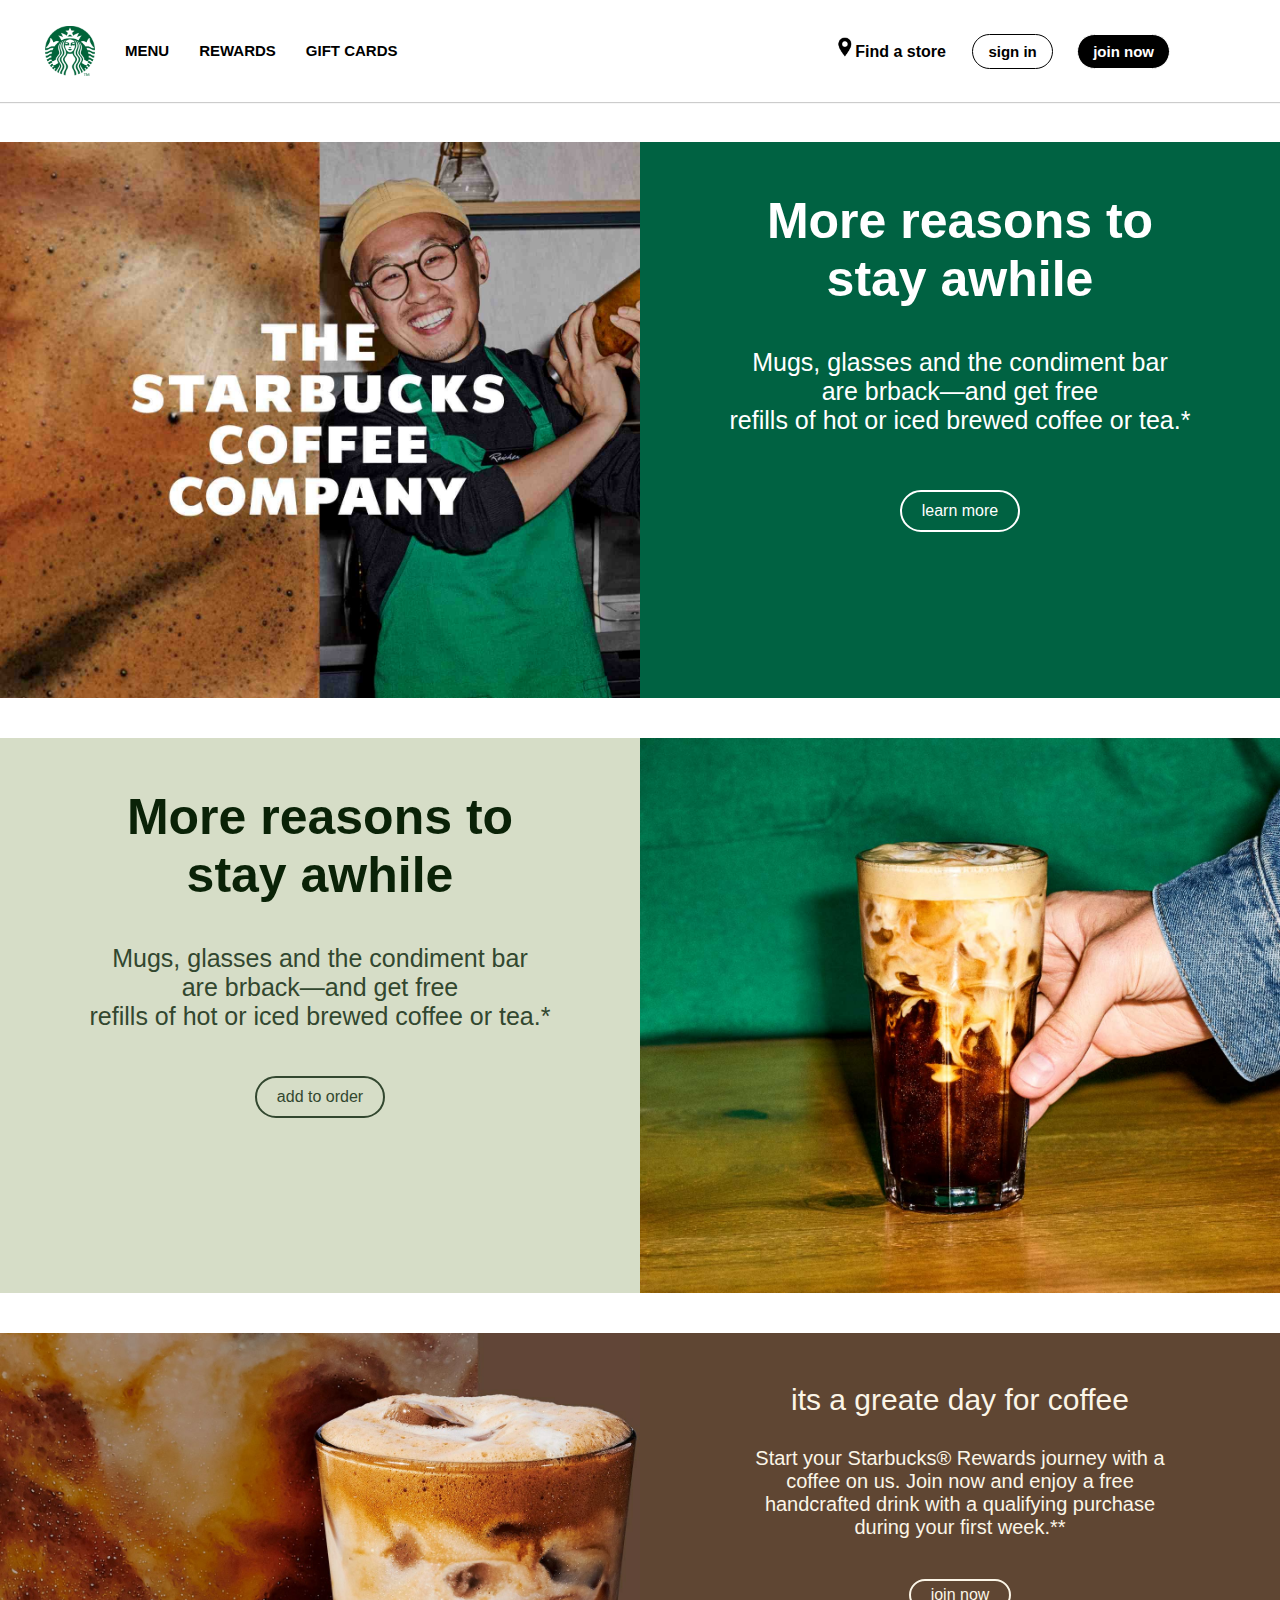
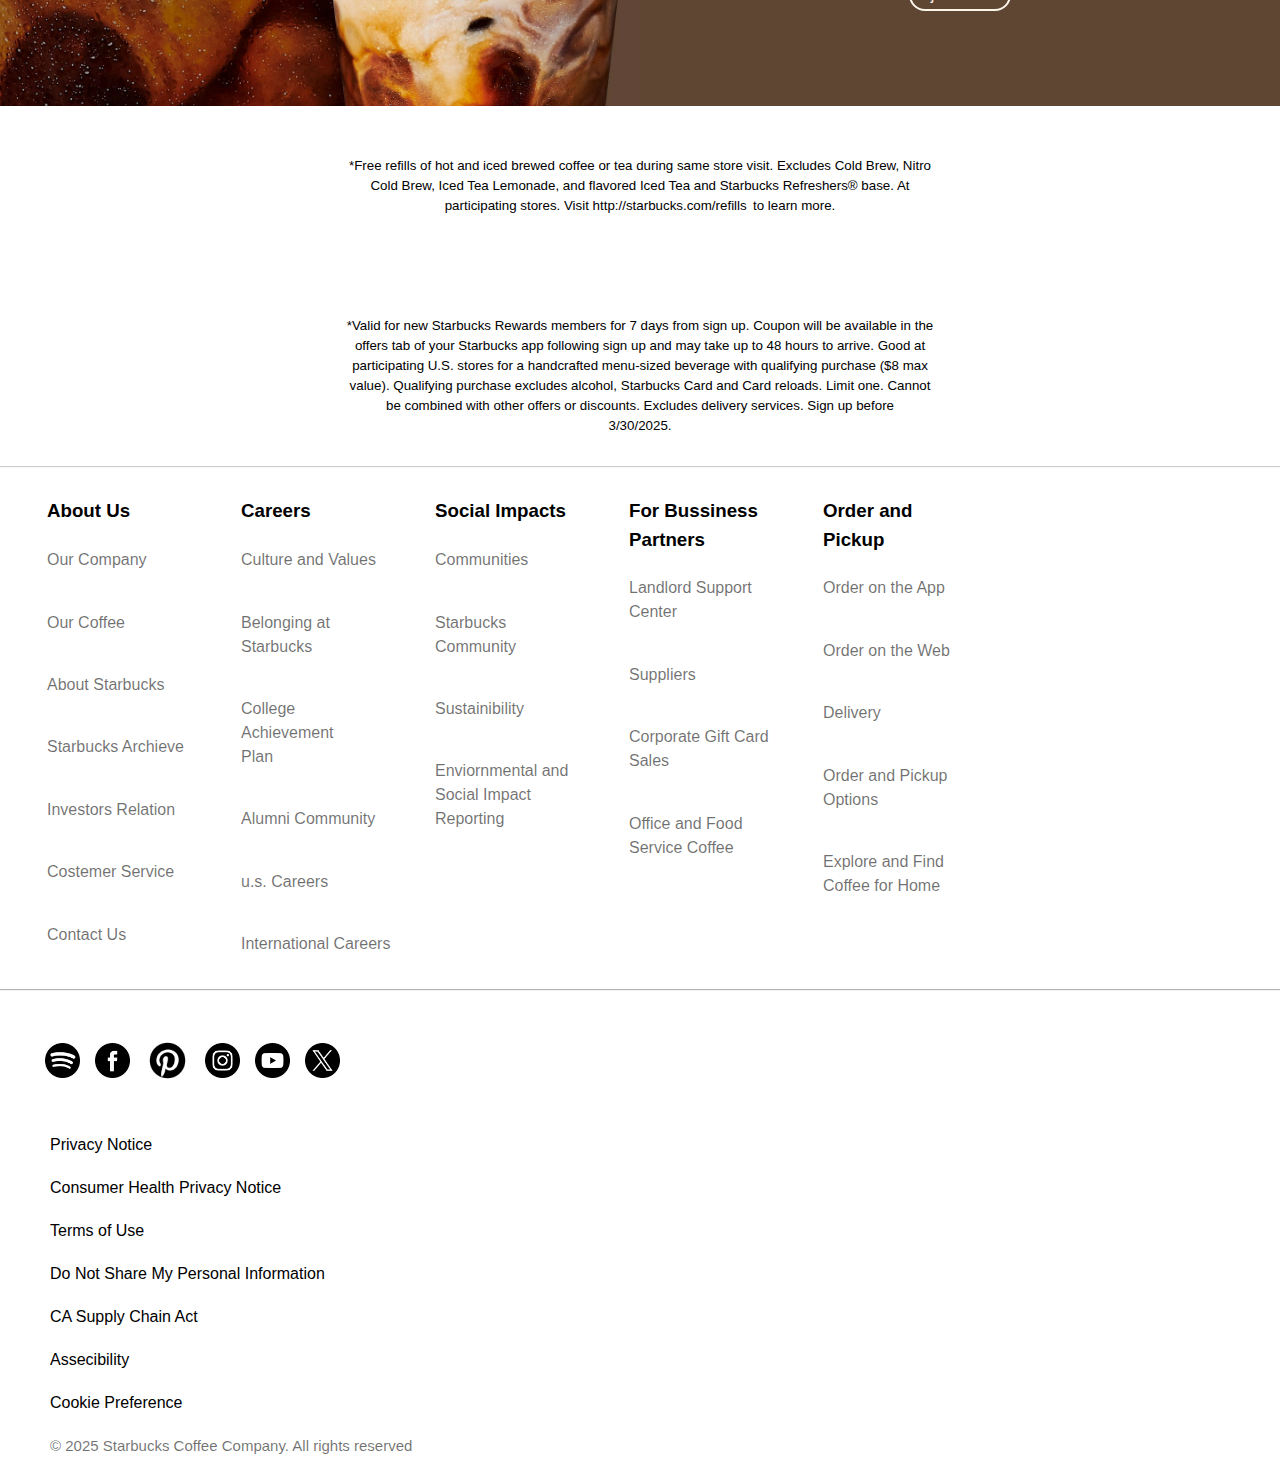
<file: index.html>
<!DOCTYPE html>
<html lang="en">
<head>
    <meta charset="UTF-8">
    <meta name="viewport" content="width=device-width, initial-scale=1.0">
    <link rel="shortcut" href="images/Starbucks_Corporation_Logo_2011.svg.png">
    <title>Starbucks Coffee Company</title>
    <link rel="stylesheet" href="style.css">
</head>

<header>
    <div class="navbar">
        <img src="images/Starbucks_Corporation_Logo_2011.svg.png" alt="" class="logo">
        <nav >
            <ul class="nav-links">
                <li><a href="">MENU</a></li>
                <li><a href="">REWARDS</a></li>
                <li><a href="">GIFT CARDS</a></li>
            </ul>
        </nav>
        <div class="header_buttons">
            <div class="buttons">
                <span><img src="images/placeholder.png" alt="">Find a store</span>
                <button>sign in</button>
                <button class="join">join now</button>
    

            </div>
          
        </div>
    </div>
    </header>
  <div class="container">
    <div class="product-container">
        <div class="product" style="background-color: #006242;">
            <div class="product-left">
                <img src="images/10001.jpg" alt="">
            </div>

            <div class="product-right">
                <div class="product-title" style="font-size: 50px; font-weight:bold; margin-top: 50px;">
                    More reasons to <br>stay awhile
                </div>
                <div class="product-description">
                    Mugs, glasses and the condiment bar <br>
                         are brback—and get free <br>refills of hot or iced brewed coffee or tea.*

            </div>
            <button class="button1">learn more</button>
            
        </div>
    </div>
  </div>
  </div>

 <div class="container">
    <div class="product-cotainer">
        <div class="product" style="background-color:#d6ddc7;">
            <div class="product-left">
                <div class="product-title2" style="font-size: 50px; font-weight:bold; margin-top: 50px;">
                    More reasons to <br>stay awhile
                </div>
                <div class="product-description2">
                    Mugs, glasses and the condiment bar <br>
                         are brback—and get free <br>refills of hot or iced brewed coffee or tea.*

            </div>
            <button class="button2">add to order</button>
                
            </div>
            <div class="product-right">
              
                <img src="images/10002.jpg" alt="">
            </div>

        </div>

    </div>
 </div>

 <div class="container">
    <div class="product-cotainer">
        <div class="product" style="background-color:#5f4633;">
            <div class="product-left">
                <img src="images/10003.jpg" alt="">
                
            </div>
            <div class="product-right">
                <div class="product-title3"  style="font-size: 30px;margin-top: 50px;">
                
                 
                   its a greate day for coffee
                </div>
                <div class="product-description3">
                    Start your Starbucks® Rewards journey with a <br> coffee on us. Join now and enjoy a free <br> handcrafted drink with a qualifying purchase <br>during your first week.**
            </div>
            <button class="button3">join now</button>
              
                
            </div>

        </div>

    </div>
 </div>

 


 <div class="container4">
         
    *Free refills of hot and iced brewed coffee or tea during same store visit. Excludes Cold Brew, Nitro <br>
    Cold Brew, Iced Tea Lemonade, and flavored Iced Tea and Starbucks Refreshers® base. At <br> 
    participating stores. Visit http://starbucks.com/refills  to learn more.

 </div>

    <div class="container5">
         
        *Valid for new Starbucks Rewards members for 7 days from sign up. Coupon will be available in the 
        <br>offers tab of your Starbucks app following sign up and may take up to 48 hours to arrive. Good at 
        <br>participating U.S. stores for a handcrafted menu-sized beverage with qualifying purchase ($8 max 
        <br>value). Qualifying purchase excludes alcohol, Starbucks Card and Card reloads. Limit one. Cannot
        <br> be combined with other offers or discounts. Excludes delivery services. Sign up before <br>
        3/30/2025.
    </div>


        <footer>
            <div class="footer-contain">
                <div class="link-contain">
                    <h3>About Us</h3>
                    <ul>
                        <li>Our Company</li>
                        <li>Our Coffee</li>
                        <li>About Starbucks</li>
                        <li>Starbucks Archieve</li>
                        <li>Investors Relation</li>
                        <li>Costemer Service</li>
                        <li>Contact Us</li>
                    
                    </ul>
                </div>
                <div class="link-contain">
                    <h3>Careers</h3>
                    <ul>
                        <li>Culture and Values</li>
                        <li>Belonging at <br>Starbucks</li>
                        <li>College Achievement <br>Plan</li>
                        <li>Alumni Community</li>
                        <li>u.s. Careers</li>
                        <li>International Careers</li>
                        
                    
                    </ul>
                </div>
                <div class="link-contain">
                    <h3>Social Impacts</h3>
                    <ul>
                        <li>Communities</li>
                        <li>Starbucks Community</li>
                        <li>Sustainibility</li>
                        <li>Enviornmental and <br>Social Impact Reporting</li>
                    
                    </ul>
                </div>
                <div class="link-contain">
                    <h3>For Bussiness Partners</h3>
                    <ul>
                        <li>Landlord Support <br>Center</li>
                        <li>Suppliers</li>
                        <li>Corporate Gift Card <br> Sales</li>
                        <li>Office and Food Service Coffee</li>
                    
                    </ul>
                </div>
                <div class="link-contain">
                    <h3>Order and Pickup</h3>
                    <ul>
                        <li>Order on the App</li>
                        <li>Order on the Web</li>
                        <li>Delivery</li>
                        <li>Order and Pickup Options</li>
                        <li>Explore and Find Coffee for Home</li>
                    
                    </ul>
                </div>
            
    
    
    
    
        
                
            </div>

            <div class="footer-below">
                
                <div class="social">
                    <a href="https://open.spotify.com/user/Starbucks">
                    <img src="images/spotify.png" alt="spotify">
                    </a>
                </div>
    
                <div class="social">
                    <a href="https://open.facebook.com/user/Starbucks">
                    <img src="images/facebook.png" alt="facebook">
                    </a>
                </div>
    
                <div class="social">
                    <div class="pi">
                    <a href="https://open.pintrest.com/user/Starbucks">
                    <img src="images/pinterest.png" alt="spotify">
                    </a>
                    </div>
                </div>
            
    
                <div class="social">
                    <a href="https://open.instagram.com/user/Starbucks">
                    <img src="images/instagram.png" alt="spotify">
                    </a>
                </div>
    
                <div class="social">
                    <a href="https://open.youtube.com/user/Starbucks">
                    <img src="images/youtube.png" alt="spotify">
                    </a>
                </div>
    
                <div class="social">
                    <a href="https://open.twitter.com/user/Starbucks">
                    <img src="images/twitter.png" alt="spotify">
                    </a>
                </div><br>


                </div>
            </div>
                <div class="footer-below2">
                    
                        <a  href="#">Privacy Notice</a>
                        <a  href="#">Consumer Health Privacy Notice</a>
                        <a  href="#">Terms of Use</a>
                        <a  href="#">Do Not Share My Personal Information</a>
                        <a  href="#">CA Supply Chain Act</a>
                        <a  href="#">Assecibility</a>
                        <a  href="#">Cookie Preference</a>

                    

    
                    

                    <p> © 2025 Starbucks Coffee Company. All rights reserved</p>
                    
                </div>
        
               
        


                
    
    
        
        
        
        
         </footer>

 




</body>
</html>
</file>
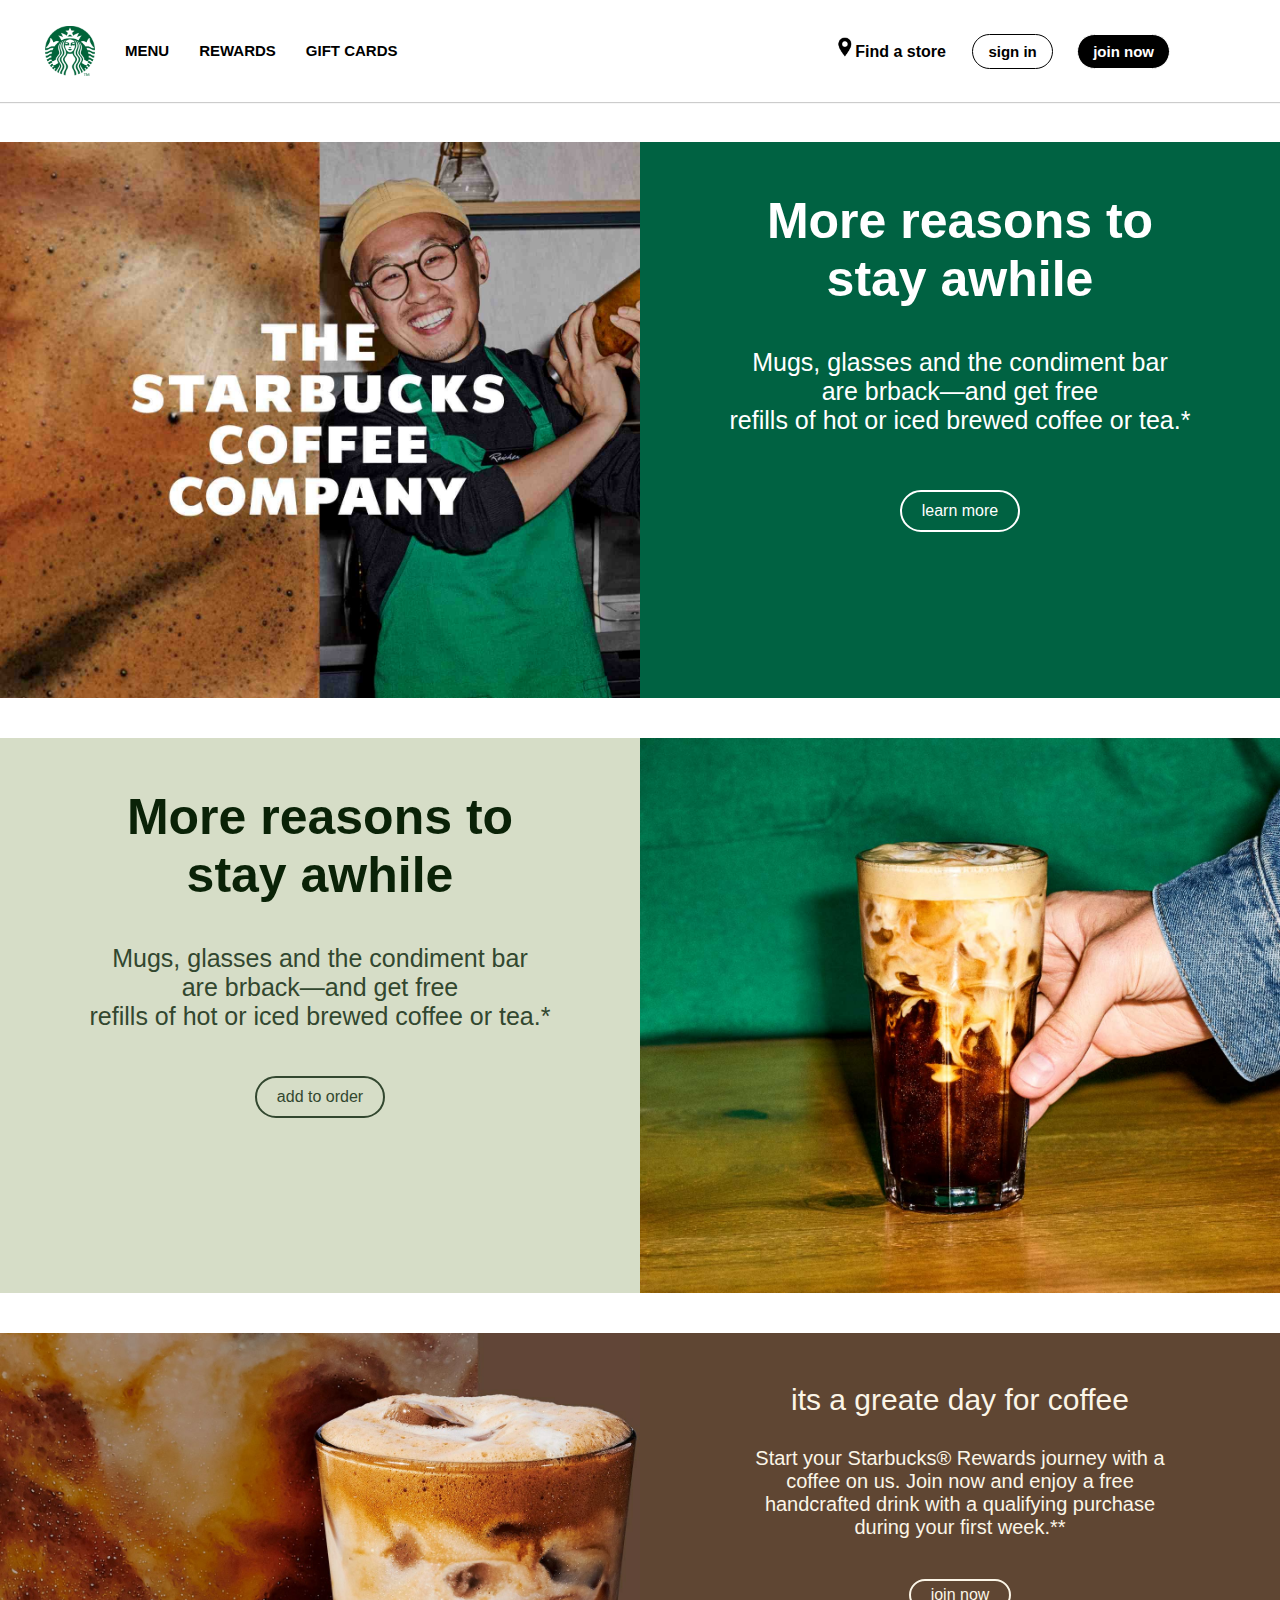
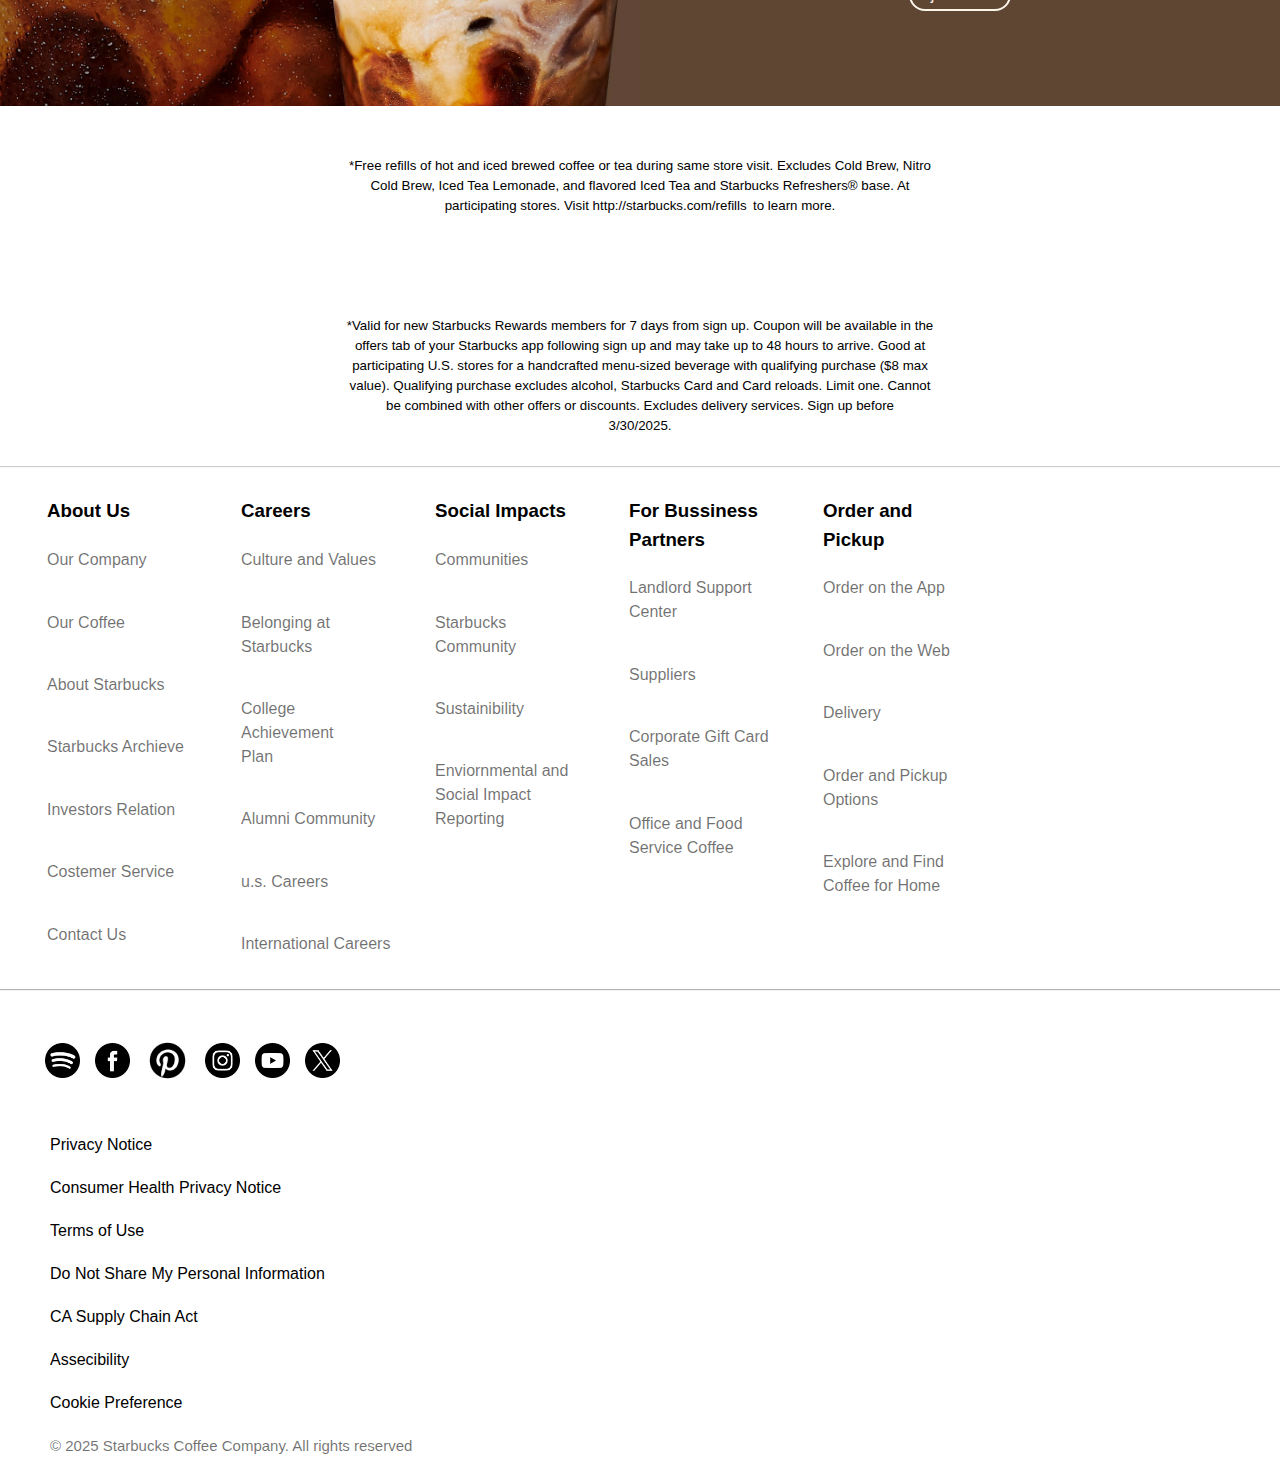
<file: Home.html>
<!DOCTYPE html>
<html lang="en">
<head>
    <meta charset="UTF-8">
    <meta name="viewport" content="width=device-width, initial-scale=1.0">
    <link rel="shortcut" href="images/Starbucks_Corporation_Logo_2011.svg.png">
    <title>Starbucks Coffee Company</title>
    <link rel="stylesheet" href="style.css">
</head>

<header>
    <div class="navbar">
        <img src="images/Starbucks_Corporation_Logo_2011.svg.png" alt="" class="logo">
        <nav >
            <ul class="nav-links">
                <li><a href="">MENU</a></li>
                <li><a href="">REWARDS</a></li>
                <li><a href="">GIFT CARDS</a></li>
            </ul>
        </nav>
        <div class="header_buttons">
            <div class="buttons">
                <span><img src="images/placeholder.png" alt="">Find a store</span>
                <button>sign in</button>
                <button class="join">join now</button>
    

            </div>
          
        </div>
    </div>
    </header>
  <div class="container">
    <div class="product-container">
        <div class="product" style="background-color: #006242;">
            <div class="product-left">
                <img src="images/10001.jpg" alt="">
            </div>

            <div class="product-right">
                <div class="product-title" style="font-size: 50px; font-weight:bold; margin-top: 50px;">
                    More reasons to <br>stay awhile
                </div>
                <div class="product-description">
                    Mugs, glasses and the condiment bar <br>
                         are brback—and get free <br>refills of hot or iced brewed coffee or tea.*

            </div>
            <button class="button1">learn more</button>
            
        </div>
    </div>
  </div>
  </div>

 <div class="container">
    <div class="product-cotainer">
        <div class="product" style="background-color:#d6ddc7;">
            <div class="product-left">
                <div class="product-title2" style="font-size: 50px; font-weight:bold; margin-top: 50px;">
                    More reasons to <br>stay awhile
                </div>
                <div class="product-description2">
                    Mugs, glasses and the condiment bar <br>
                         are brback—and get free <br>refills of hot or iced brewed coffee or tea.*

            </div>
            <button class="button2">add to order</button>
                
            </div>
            <div class="product-right">
              
                <img src="images/10002.jpg" alt="">
            </div>

        </div>

    </div>
 </div>

 <div class="container">
    <div class="product-cotainer">
        <div class="product" style="background-color:#5f4633;">
            <div class="product-left">
                <img src="images/10003.jpg" alt="">
                
            </div>
            <div class="product-right">
                <div class="product-title3"  style="font-size: 30px;margin-top: 50px;">
                
                 
                   its a greate day for coffee
                </div>
                <div class="product-description3">
                    Start your Starbucks® Rewards journey with a <br> coffee on us. Join now and enjoy a free <br> handcrafted drink with a qualifying purchase <br>during your first week.**
            </div>
            <button class="button3">join now</button>
              
                
            </div>

        </div>

    </div>
 </div>

 


 <div class="container4">
         
    *Free refills of hot and iced brewed coffee or tea during same store visit. Excludes Cold Brew, Nitro <br>
    Cold Brew, Iced Tea Lemonade, and flavored Iced Tea and Starbucks Refreshers® base. At <br> 
    participating stores. Visit http://starbucks.com/refills  to learn more.

 </div>

    <div class="container5">
         
        *Valid for new Starbucks Rewards members for 7 days from sign up. Coupon will be available in the 
        <br>offers tab of your Starbucks app following sign up and may take up to 48 hours to arrive. Good at 
        <br>participating U.S. stores for a handcrafted menu-sized beverage with qualifying purchase ($8 max 
        <br>value). Qualifying purchase excludes alcohol, Starbucks Card and Card reloads. Limit one. Cannot
        <br> be combined with other offers or discounts. Excludes delivery services. Sign up before <br>
        3/30/2025.
    </div>


        <footer>
            <div class="footer-contain">
                <div class="link-contain">
                    <h3>About Us</h3>
                    <ul>
                        <li>Our Company</li>
                        <li>Our Coffee</li>
                        <li>About Starbucks</li>
                        <li>Starbucks Archieve</li>
                        <li>Investors Relation</li>
                        <li>Costemer Service</li>
                        <li>Contact Us</li>
                    
                    </ul>
                </div>
                <div class="link-contain">
                    <h3>Careers</h3>
                    <ul>
                        <li>Culture and Values</li>
                        <li>Belonging at <br>Starbucks</li>
                        <li>College Achievement <br>Plan</li>
                        <li>Alumni Community</li>
                        <li>u.s. Careers</li>
                        <li>International Careers</li>
                        
                    
                    </ul>
                </div>
                <div class="link-contain">
                    <h3>Social Impacts</h3>
                    <ul>
                        <li>Communities</li>
                        <li>Starbucks Community</li>
                        <li>Sustainibility</li>
                        <li>Enviornmental and <br>Social Impact Reporting</li>
                    
                    </ul>
                </div>
                <div class="link-contain">
                    <h3>For Bussiness Partners</h3>
                    <ul>
                        <li>Landlord Support <br>Center</li>
                        <li>Suppliers</li>
                        <li>Corporate Gift Card <br> Sales</li>
                        <li>Office and Food Service Coffee</li>
                    
                    </ul>
                </div>
                <div class="link-contain">
                    <h3>Order and Pickup</h3>
                    <ul>
                        <li>Order on the App</li>
                        <li>Order on the Web</li>
                        <li>Delivery</li>
                        <li>Order and Pickup Options</li>
                        <li>Explore and Find Coffee for Home</li>
                    
                    </ul>
                </div>
            
    
    
    
    
        
                
            </div>

            <div class="footer-below">
                
                <div class="social">
                    <a href="https://open.spotify.com/user/Starbucks">
                    <img src="images/spotify.png" alt="spotify">
                    </a>
                </div>
    
                <div class="social">
                    <a href="https://open.facebook.com/user/Starbucks">
                    <img src="images/facebook.png" alt="facebook">
                    </a>
                </div>
    
                <div class="social">
                    <div class="pi">
                    <a href="https://open.pintrest.com/user/Starbucks">
                    <img src="images/pinterest.png" alt="spotify">
                    </a>
                    </div>
                </div>
            
    
                <div class="social">
                    <a href="https://open.instagram.com/user/Starbucks">
                    <img src="images/instagram.png" alt="spotify">
                    </a>
                </div>
    
                <div class="social">
                    <a href="https://open.youtube.com/user/Starbucks">
                    <img src="images/youtube.png" alt="spotify">
                    </a>
                </div>
    
                <div class="social">
                    <a href="https://open.twitter.com/user/Starbucks">
                    <img src="images/twitter.png" alt="spotify">
                    </a>
                </div><br>


                </div>
            </div>
                <div class="footer-below2">
                    
                        <a  href="#">Privacy Notice</a>
                        <a  href="#">Consumer Health Privacy Notice</a>
                        <a  href="#">Terms of Use</a>
                        <a  href="#">Do Not Share My Personal Information</a>
                        <a  href="#">CA Supply Chain Act</a>
                        <a  href="#">Assecibility</a>
                        <a  href="#">Cookie Preference</a>

                    

    
                    

                    <p> © 2025 Starbucks Coffee Company. All rights reserved</p>
                    
                </div>
        
               
        


                
    
    
        
        
        
        
         </footer>

 




</body>
</html>
</file>
<file: style.css>
*{
    margin: 0;
    padding: 0;
    box-sizing: border-box;
    
}
body {
    margin: 0;
    padding: 0;
    font-family: Arial, sans-serif;
    background-color: #fff;
    overflow-x: hidden;
    
}

.navbar{
    display: flex;
    justify-content: left;
    align-items: center;
    padding: 26px 10px;
    width: 100%;
    box-shadow: 0px 1px 1px rgba(0, 0, 0, 0.2);
}
.logo{
    height: 50px;
    width: 50px;
    margin-left: 35px;
}
.nav-links {
    list-style: none;
    display: flex;
    
    
}
.nav-links li{
    display: inline;
    padding-left: 30px;
    
}
.nav-links li a{
    text-decoration: none;
    color: #000;
    font-size: 15px;
    font-weight: 700;

}

.nav-links li a:hover{
    color: #006242;
}
.header_buttons{
    display: flex;
    margin-left: auto;
    margin-right: 100px;
    text-align: center;
    
    
}
.header_buttons button{
    border-radius: 52px;
    border: none;
    font-size: 15px;
    padding: 8px 15px;
    border: 1px solid ;
    font-weight: bold;
    margin-left: 20px;
    background-color: #fff;
    cursor: pointer;
    

}
.header_buttons button:hover{
    background-color: rgb(190, 189, 189);
    

}
.header_buttons .join{
    background-color: #000;
    color: #fff;

}

.header_buttons span {
    color: #000;
    font-size: 16px;
    font-weight: bold;
    cursor: pointer;
    padding: 2px;


}
span:hover {
    color: #006242;

}
.header_buttons img{
    height: 20px;
    width: 20px;
    
    
}
.container{
    margin-top: 40px;
   
   
}



.product{
    display:flex;
}
.product-left{
    max-width: 50%;
    display: flex;
    width: 50%;
    align-items: center;
    justify-content: center;
    height: 100%;
    align-content: stretch;
    flex-direction: column;

}
.product-left img{
    width: 100%;
    object-fit: contain;

}

.product-right{
    max-width: 50%;
    display: flex;
    width: 50%;
    align-items: center;
    justify-content: left;
    height: 100%;
    align-content: stretch;
    flex-direction: column;

}
.product-right img{
    width: 100%;
   
    margin-left: auto;
    object-fit: contain;

}
.product-title{
    text-align: center;
    color: white;
    font-weight: 400;
    margin-top: 10px;
    margin-bottom: 30px;

}
.product-description{
    font-size: 25px;
    width: 300%;
    text-align: center;
    color: #ffffff;
    font-weight: semi-bold;
    margin-top: 10px;
    margin-bottom: 45px;

}
.button1{
    background-color: transparent;
    border: 2px solid #fff;
    color: #fff;
    font-size: 16px;
    font-weight: semi-bold;
    border-radius: 35px;
    padding: 10px 20px;
    margin-top: 10px;
    cursor: pointer;


}
.button1:hover{
    background-color:rgb(40, 87, 40);
}
.button2:hover{
    background-color:rgb(172, 176, 172);
}
.button3:hover{
    background-color:rgb(83, 65, 5);
}
.product-title2{
    text-align: center;
    color: #0a2207;
    font-weight: bold;
    margin-top: 10px;
    margin-bottom: 30px;

}
.product-description2{
    min-width: 500px;
    font-size: 25px;
    width: 300px;
    text-align: center;
    color: #32472f;
    font-weight: semi-bold;
    margin-top: 10px;
    margin-bottom: 45px;

}
.button2{
    background-color: transparent;
    border: 2px solid #32472f;
    color: #32472f;
    font-size: 16px;
    font-weight: semi-bold;
    padding: 10px 20px;
    border-radius: 35px;
    cursor: pointer;
}
.product-title3{
    text-align: center;
    color: #fbf5e7;
    font-weight: semi-bold;
    margin-top: 15px;
    margin-bottom: 20px;
}
.product-description3{
    min-width: 500px;
    font-size: 20px;
    width: 300px;
    color: #fbf5e7;
    font-weight: semi-bold;
    margin-top: 10px;
    margin-bottom: 40px;
    text-align: center;
    
    
    
}

.button3{
    background-color: transparent;
    border: 2px solid #fbf5e7;
    color: #fbf5e7;
    font-size: 16px;
    font-weight: semi-bold;
    padding: 5px 20px;
    border-radius: 35px;
    text-align: center;
    cursor: pointer;
}
.container4{
    
    width: 100%;
    text-align: center;
    font-family: 'Trebuchet MS', 'Lucida Sans Unicode', 'Lucida Grande', 'Lucida Sans', Arial, sans-serif;
    height: 150px;
    margin-top: 50px;
    font-weight: 500;
    line-height: 1.5;
    font-size: smaller;

}
.container5{
    width: 100%;
    text-align: center;
    font-family: 'Trebuchet MS', 'Lucida Sans Unicode', 'Lucida Grande', 'Lucida Sans', Arial, sans-serif;
    height: 150px;
    margin-top: 10px;
    font-weight: 500;
    line-height: 1.5;
    font-size: smaller;
    box-shadow: 0px 1px 1px rgba(0, 0,  0, 0.2);
    
}
footer{
    padding: 24px 0;
    box-shadow:0 -1px 3px rgb(0, 0, 0/10%),
               0 -1px 3px rgb(0, 0, 0/6%),
               0 -1px 3px rgb(0, 0, 0/7%);
}
.link-contain{
    width: 190px;
    margin-right: 60px;
    min-width: 50px;
    margin: 2px;
    
}
.footer-contain h3{
    margin-bottom: 10px;
    list-style-type: none;
    margin-left: 20px;
    padding-left: 20px;
    color: black;
}
.footer-contain{
    
    min-width: 1200px;
    margin: auto; 
    padding: 5px 5px;
    text-align: left;
    display: flex;
    margin-bottom: -60px;
    color: #fff;
    line-height: 1.5;
    box-shadow: 0px 1px 1px rgba(0, 0, 0, 0.3);
    color: grey;
    
}
.footer-contain ul {
    
    list-style-type: none;
    margin-left: 20px;
    padding-left: 20px;
    

    
    
}

.footer-contain ul li{
    color: rgba(0, 0, 0, 0.56);
    padding-top: 0.8rem;
    padding-bottom: 0.8rem;
    margin-bottom: 0.8rem;
    cursor: pointer;
    
    
}

.footer-contain ul li:hover{
    color: rgba(0, 0, 0, 0.87);
}
.footer-h3{
    font-weight: 300;
    margin-bottom: 24px;
    font-family:'Gill Sans', 'Gill Sans MT', Calibri, 'Trebuchet MS', sans-serif;
    font-weight: semi-bold;
}
.footer-below{
    margin-top: 80px;
    margin-left: 60px;
    margin-right: 40px;
    border-bottom: 1px solid rgba(0, 0, 0, 0);
    display: flex;
    align-items: center;
    
    background-color: #fff ;
    
    
}
.social{
    display: flex;
    align-items: center;
    padding: 10px;
    margin-bottom: 10px;
    text-align: left;
    
}

.social img{
    width: 35px;
    height: 35px;
    border-radius: 10px;
}

.social a{
    text-decoration: none;
    margin-right: 20px;
    font-size: 30px;
    margin-top: 20px;
   
}
.social .pi img{
    margin-top: 19px;
    width: 45px;
    height: 45px;

    
     
}


.footer-below .social img{
    gap: 20px;
    margin-left: -25px;
}



.footer-below2 a{

    margin: 25px;
    display: flex;
    text-decoration: none;
    color: #000;
    font-weight: 500;
    margin-left: 50px;
    
}
.footer-below2 p{
    margin-left: 50px;
    color: rgba(0, 0, 0, 0.56);
    font-size: 15px;
}
.footer-below2 a:hover{
    text-decoration:underline

}
</file>
